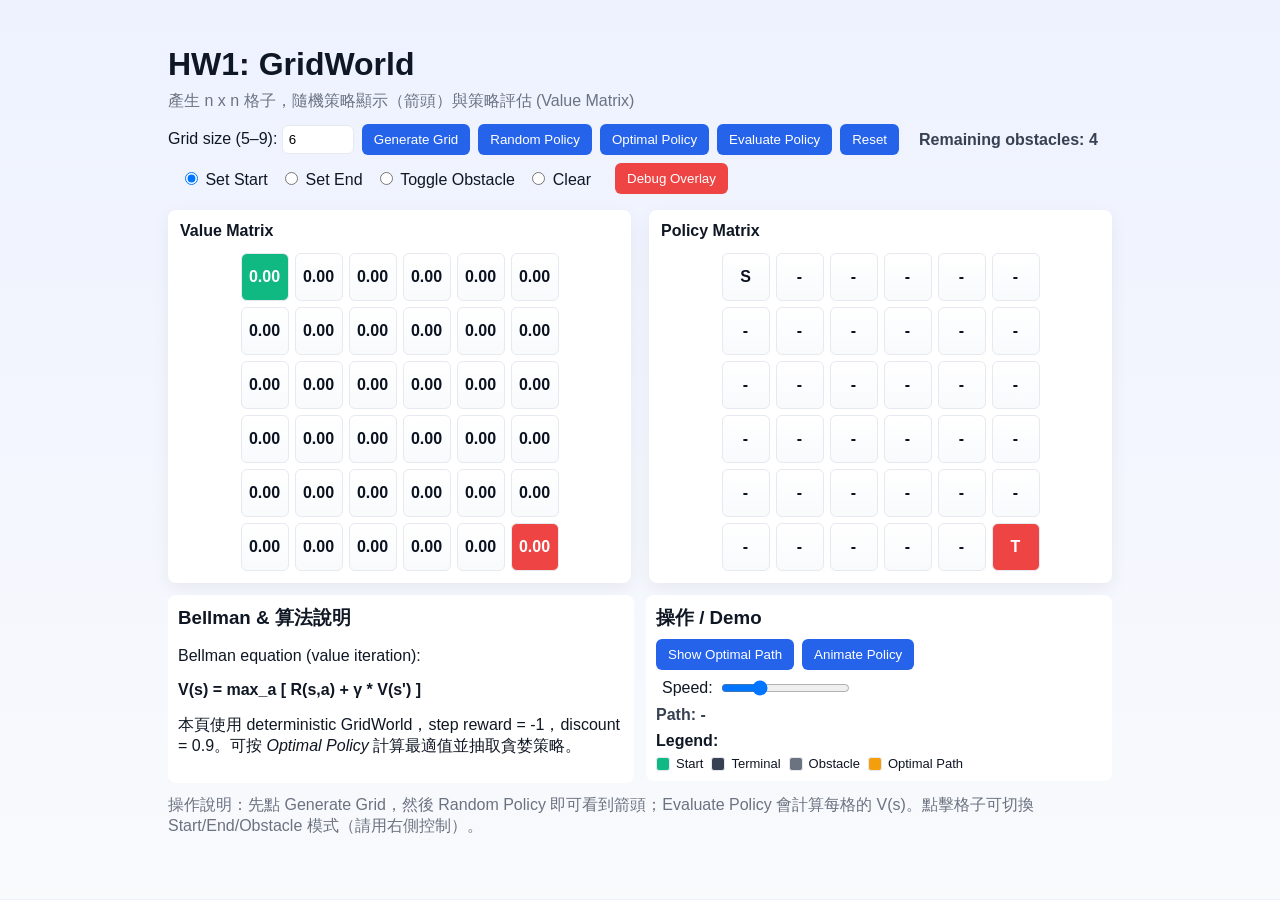
<file: docs/index.html>
<!doctype html>
<html lang="zh-Hant">
  <head>
    <meta charset="utf-8" />
    <meta name="viewport" content="width=device-width,initial-scale=1" />
    <title>HW1: GridWorld (Static Demo)</title>
    <link rel="stylesheet" href="static/style.css">
  </head>
  <body>
    <!-- This is a static copy of homework2/index_static.html for GitHub Pages -->
    
    <main class="wrap">
      <h1>HW1: GridWorld</h1>
      <p class="lead">產生 n x n 格子，隨機策略顯示（箭頭）與策略評估 (Value Matrix)</p>

      <div class="controls">
        <label>Grid size (5–9): <input id="nInput" type="number" min="5" max="9" value="6"></label>
        <button id="gen">Generate Grid</button>
        <button id="randPolicy">Random Policy</button>
        <button id="optPolicy">Optimal Policy</button>
        <button id="eval">Evaluate Policy</button>
        <button id="reset">Reset</button>
        <div id="obsInfo" style="margin-left:12px;color:#374151;font-weight:600">Remaining obstacles: <span id="obsRemain">-</span></div>
        <div id="modeContainer" style="margin-left:12px">
          <label style="margin-right:8px"><input type="radio" name="mode" value="start" checked> Set Start</label>
          <label style="margin-right:8px"><input type="radio" name="mode" value="end"> Set End</label>
          <label style="margin-right:8px"><input type="radio" name="mode" value="obs"> Toggle Obstacle</label>
          <label style="margin-right:8px"><input type="radio" name="mode" value="clear"> Clear</label>
        </div>
      </div>

      <div class="matrices">
        <div class="panel">
          <h2>Value Matrix</h2>
          <div id="value" class="matrix"></div>
        </div>
        <div class="panel">
          <h2>Policy Matrix</h2>
          <div id="policy" class="matrix"></div>
        </div>
      </div>

      <div class="extras" style="display:flex;gap:12px;margin-top:12px;align-items:flex-start;flex-wrap:wrap">
        <div class="panel info-panel" style="flex:1;min-width:260px">
          <h3>Bellman & 算法說明</h3>
          <div id="bellman">
            <p>Bellman equation (value iteration):</p>
            <p style="font-weight:700">V(s) = max_a [ R(s,a) + &gamma; * V(s') ]</p>
            <p>本頁使用 deterministic GridWorld，step reward = -1，discount = 0.9。可按 <em>Optimal Policy</em> 計算最適值並抽取貪婪策略。</p>
          </div>
        </div>

        <div class="panel info-panel" style="width:320px;min-width:240px">
          <h3>操作 / Demo</h3>
          <div style="display:flex;gap:8px;flex-wrap:wrap">
            <button id="showPath">Show Optimal Path</button>
            <button id="animate">Animate Policy</button>
            <label style="display:flex;align-items:center;gap:6px;margin-left:6px">Speed:
              <input id="speed" type="range" min="100" max="1200" value="400">
            </label>
          </div>
          <div id="pathInfo" style="margin-top:8px;color:#374151;font-weight:600">Path: <span id="pathList">-</span></div>
          <div id="legend" style="margin-top:8px">
            <strong>Legend:</strong>
            <div style="display:flex;gap:8px;margin-top:6px;font-size:13px">
              <div style="display:flex;gap:6px;align-items:center"><div class="swatch start-swatch"></div>Start</div>
              <div style="display:flex;gap:6px;align-items:center"><div class="swatch term-swatch"></div>Terminal</div>
              <div style="display:flex;gap:6px;align-items:center"><div class="swatch obs-swatch"></div>Obstacle</div>
              <div style="display:flex;gap:6px;align-items:center"><div class="swatch path-swatch"></div>Optimal Path</div>
            </div>
          </div>
        </div>
      </div>

      <p class="notes">操作說明：先點 Generate Grid，然後 Random Policy 即可看到箭頭；Evaluate Policy 會計算每格的 V(s)。點擊格子可切換 Start/End/Obstacle 模式（請用右側控制）。</p>
    </main>

    <script src="static/script.js"></script>
  </body>
</html>
</file>
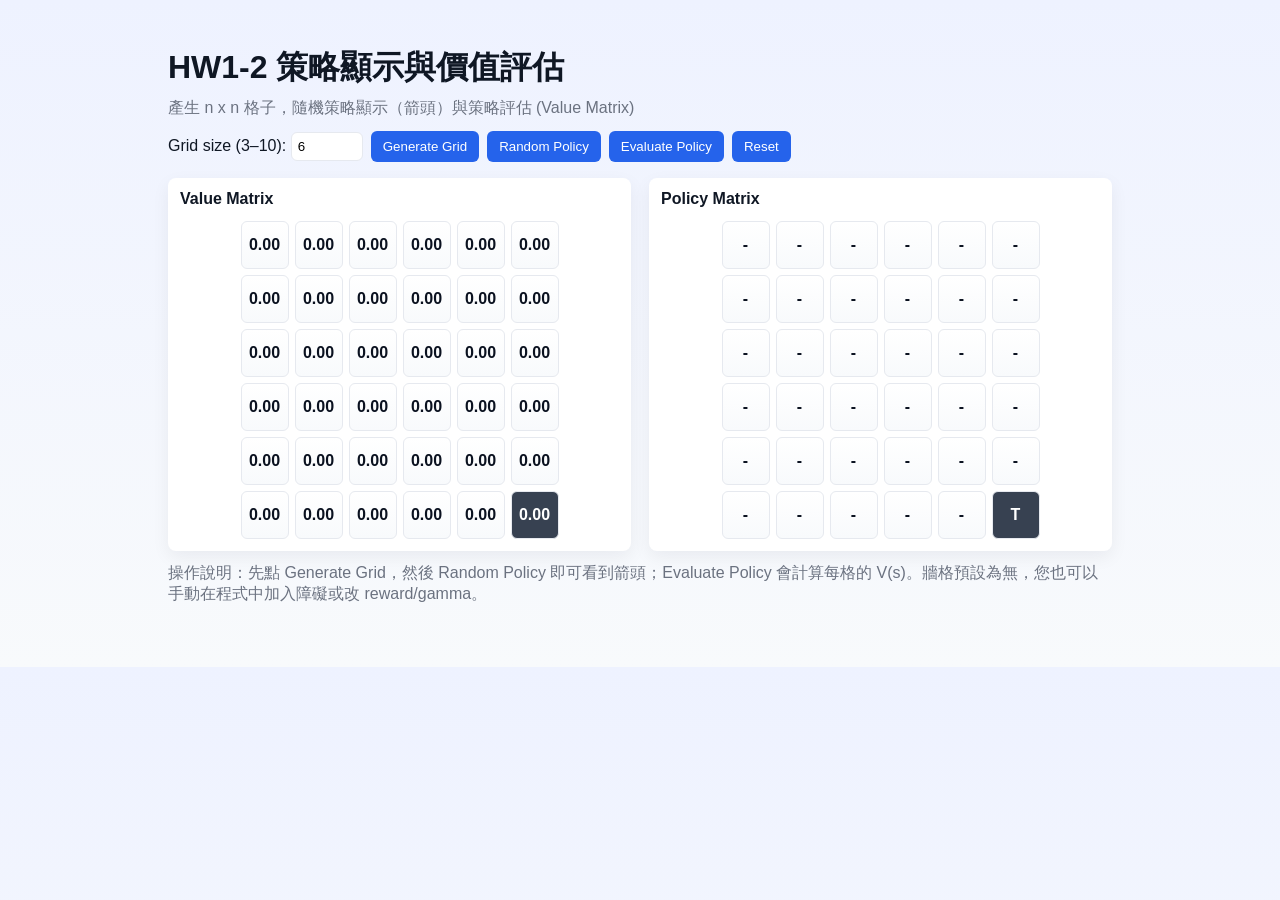
<file: homework/index.html>
<!doctype html>
<html lang="zh-Hant">
  <head>
    <meta charset="utf-8" />
    <meta name="viewport" content="width=device-width,initial-scale=1" />
    <title>HW1-2 策略顯示與價值評估</title>
    <link rel="stylesheet" href="style.css">
  </head>
  <body>
    <main class="wrap">
      <h1>HW1-2 策略顯示與價值評估</h1>
      <p class="lead">產生 n x n 格子，隨機策略顯示（箭頭）與策略評估 (Value Matrix)</p>

      <div class="controls">
        <label>Grid size (3–10): <input id="nInput" type="number" min="3" max="10" value="6"></label>
        <button id="gen">Generate Grid</button>
        <button id="randPolicy">Random Policy</button>
        <button id="eval">Evaluate Policy</button>
        <button id="reset">Reset</button>
      </div>

      <div class="matrices">
        <div class="panel">
          <h2>Value Matrix</h2>
          <div id="value" class="matrix"></div>
        </div>
        <div class="panel">
          <h2>Policy Matrix</h2>
          <div id="policy" class="matrix"></div>
        </div>
      </div>

      <p class="notes">操作說明：先點 Generate Grid，然後 Random Policy 即可看到箭頭；Evaluate Policy 會計算每格的 V(s)。牆格預設為無，您也可以手動在程式中加入障礙或改 reward/gamma。</p>
    </main>

    <script src="script.js"></script>
  </body>
</html>
</file>
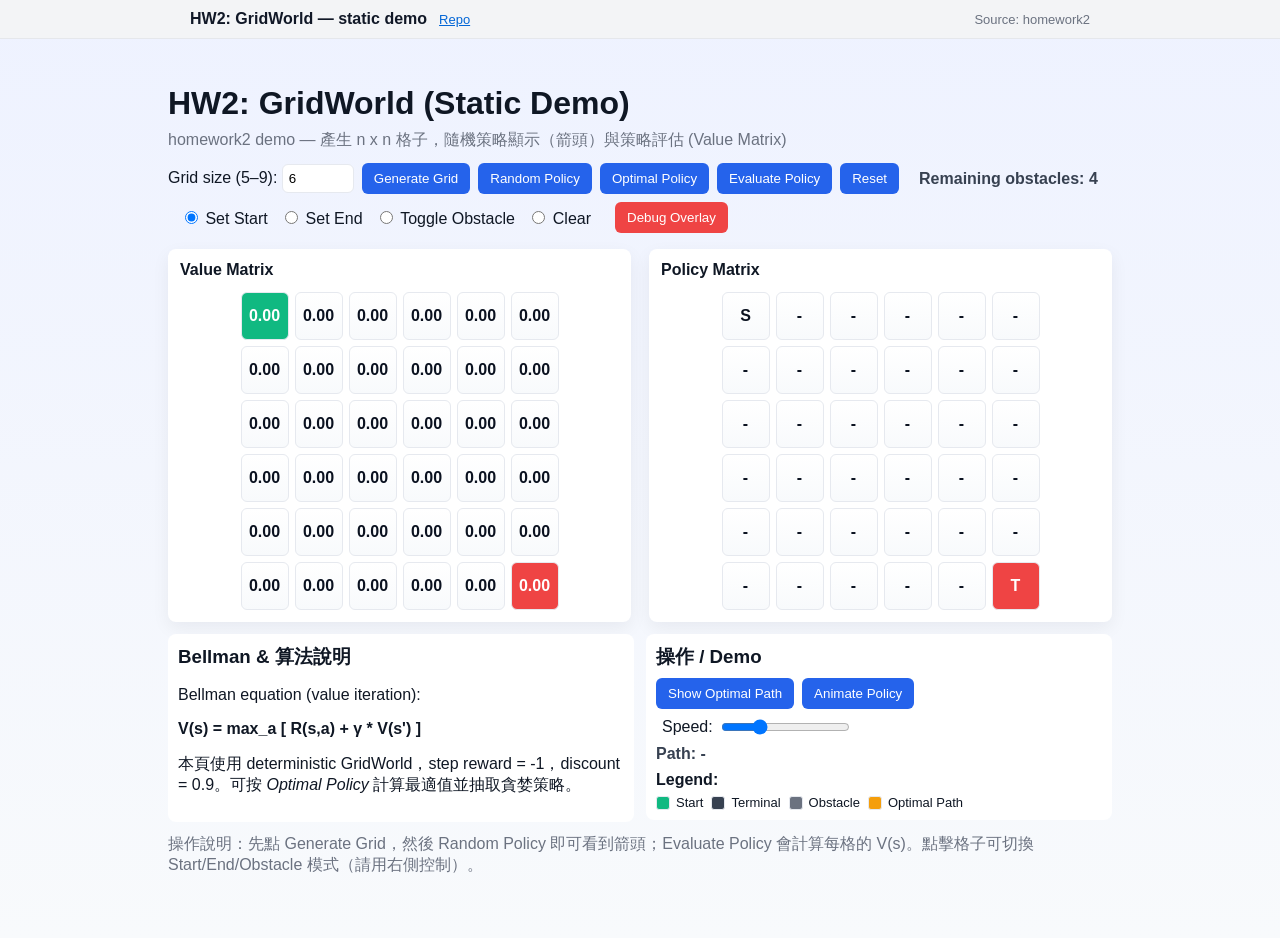
<file: homework/docs/index.html>
<!doctype html>
<html lang="zh-Hant">
  <head>
    <meta charset="utf-8" />
    <meta name="viewport" content="width=device-width,initial-scale=1" />
  <title>HW2: GridWorld (Static Demo)</title>
    <link rel="stylesheet" href="static/style.css">
  </head>
  <body>
    <!-- This is a static copy of homework2/index_static.html for GitHub Pages -->

    <header style="background:#f3f4f6;padding:10px;border-bottom:1px solid #e5e7eb">
      <div style="max-width:900px;margin:0 auto;display:flex;align-items:center;gap:12px">
        <strong style="color:#111827">HW2: GridWorld — static demo</strong>
  <a href="https://github.com/tonyyoung-create/114-2-HW1-GridWorld" style="color:#0366d6;font-size:13px">Repo</a>
        <span style="margin-left:auto;color:#6b7280;font-size:13px">Source: homework2</span>
      </div>
    </header>

    <main class="wrap">
  <!-- This static demo is the homework2 version (copied from homework2/index_static.html) -->
  <h1>HW2: GridWorld (Static Demo)</h1>
  <p class="lead">homework2 demo — 產生 n x n 格子，隨機策略顯示（箭頭）與策略評估 (Value Matrix)</p>

      <div class="controls">
        <label>Grid size (5–9): <input id="nInput" type="number" min="5" max="9" value="6"></label>
        <button id="gen">Generate Grid</button>
        <button id="randPolicy">Random Policy</button>
        <button id="optPolicy">Optimal Policy</button>
        <button id="eval">Evaluate Policy</button>
        <button id="reset">Reset</button>
        <div id="obsInfo" style="margin-left:12px;color:#374151;font-weight:600">Remaining obstacles: <span id="obsRemain">-</span></div>
        <div id="modeContainer" style="margin-left:12px">
          <label style="margin-right:8px"><input type="radio" name="mode" value="start" checked> Set Start</label>
          <label style="margin-right:8px"><input type="radio" name="mode" value="end"> Set End</label>
          <label style="margin-right:8px"><input type="radio" name="mode" value="obs"> Toggle Obstacle</label>
          <label style="margin-right:8px"><input type="radio" name="mode" value="clear"> Clear</label>
        </div>
      </div>

      <div class="matrices">
        <div class="panel">
          <h2>Value Matrix</h2>
          <div id="value" class="matrix"></div>
        </div>
        <div class="panel">
          <h2>Policy Matrix</h2>
          <div id="policy" class="matrix"></div>
        </div>
      </div>

      <div class="extras" style="display:flex;gap:12px;margin-top:12px;align-items:flex-start;flex-wrap:wrap">
        <div class="panel info-panel" style="flex:1;min-width:260px">
          <h3>Bellman & 算法說明</h3>
          <div id="bellman">
            <p>Bellman equation (value iteration):</p>
            <p style="font-weight:700">V(s) = max_a [ R(s,a) + &gamma; * V(s') ]</p>
            <p>本頁使用 deterministic GridWorld，step reward = -1，discount = 0.9。可按 <em>Optimal Policy</em> 計算最適值並抽取貪婪策略。</p>
          </div>
        </div>

        <div class="panel info-panel" style="width:320px;min-width:240px">
          <h3>操作 / Demo</h3>
          <div style="display:flex;gap:8px;flex-wrap:wrap">
            <button id="showPath">Show Optimal Path</button>
            <button id="animate">Animate Policy</button>
            <label style="display:flex;align-items:center;gap:6px;margin-left:6px">Speed:
              <input id="speed" type="range" min="100" max="1200" value="400">
            </label>
          </div>
          <div id="pathInfo" style="margin-top:8px;color:#374151;font-weight:600">Path: <span id="pathList">-</span></div>
          <div id="legend" style="margin-top:8px">
            <strong>Legend:</strong>
            <div style="display:flex;gap:8px;margin-top:6px;font-size:13px">
              <div style="display:flex;gap:6px;align-items:center"><div class="swatch start-swatch"></div>Start</div>
              <div style="display:flex;gap:6px;align-items:center"><div class="swatch term-swatch"></div>Terminal</div>
              <div style="display:flex;gap:6px;align-items:center"><div class="swatch obs-swatch"></div>Obstacle</div>
              <div style="display:flex;gap:6px;align-items:center"><div class="swatch path-swatch"></div>Optimal Path</div>
            </div>
          </div>
        </div>
      </div>

      <p class="notes">操作說明：先點 Generate Grid，然後 Random Policy 即可看到箭頭；Evaluate Policy 會計算每格的 V(s)。點擊格子可切換 Start/End/Obstacle 模式（請用右側控制）。</p>
    </main>

    <script src="static/script.js"></script>
  </body>
</html>
</file>
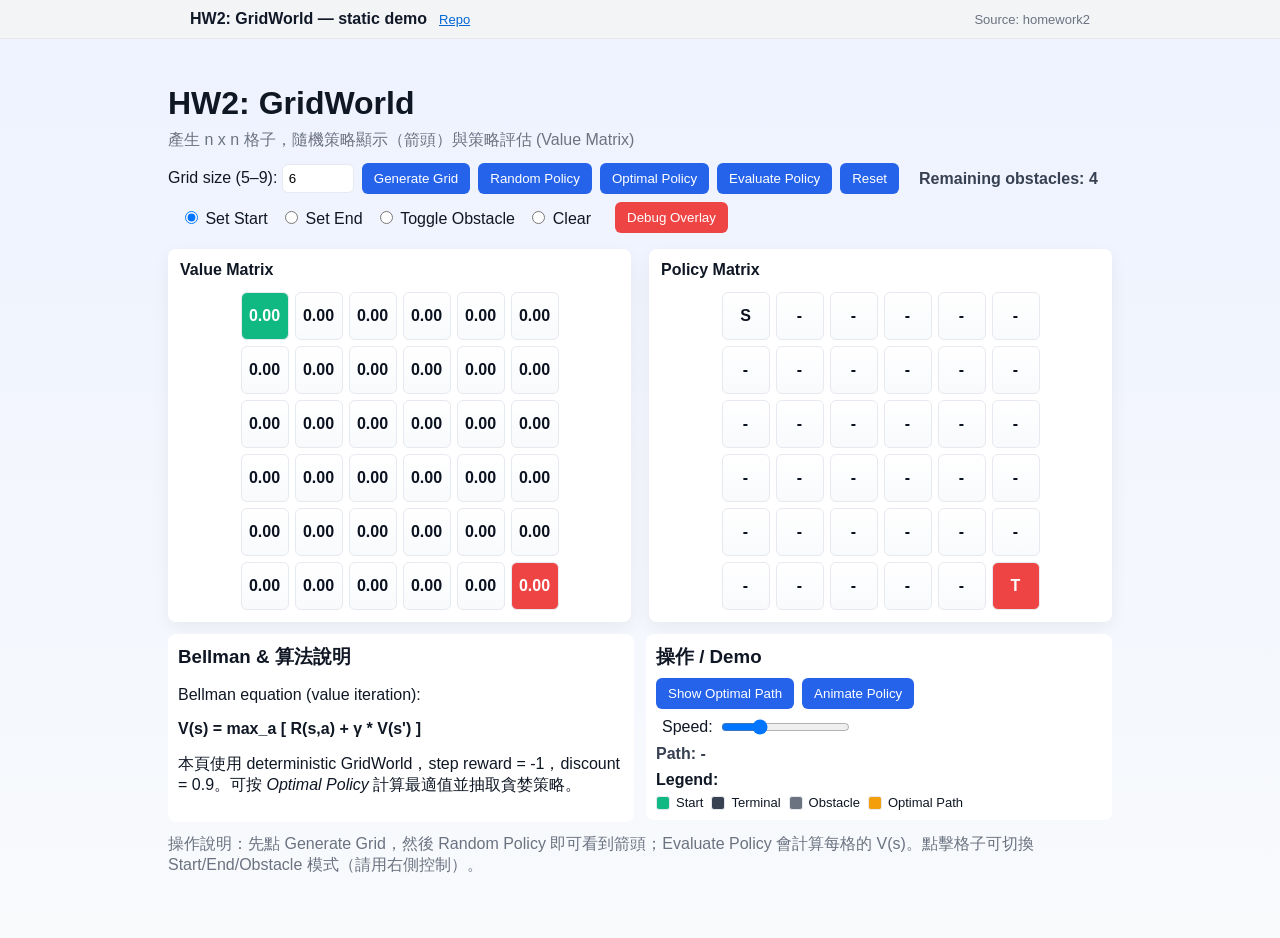
<file: homework/index_static.html>
<!doctype html>
<html lang="zh-Hant">
  <head>
    <meta charset="utf-8" />
    <meta name="viewport" content="width=device-width,initial-scale=1" />
    <title>HW1: GridWorld</title>
    <link rel="stylesheet" href="static/style.css">
  </head>
  <body>
  <header style="background:#f3f4f6;padding:10px;border-bottom:1px solid #e5e7eb">
      <div style="max-width:900px;margin:0 auto;display:flex;align-items:center;gap:12px">
        <strong style="color:#111827">HW2: GridWorld — static demo</strong>
  <a href="https://github.com/tonyyoung-create/114-2-HW1-GridWorld" style="color:#0366d6;font-size:13px">Repo</a>
        <span style="margin-left:auto;color:#6b7280;font-size:13px">Source: homework2</span>
      </div>
    </header>

    <main class="wrap">
      <h1>HW2: GridWorld</h1>
      <p class="lead">產生 n x n 格子，隨機策略顯示（箭頭）與策略評估 (Value Matrix)</p>

      <div class="controls">
        <label>Grid size (5–9): <input id="nInput" type="number" min="5" max="9" value="6"></label>
        <button id="gen">Generate Grid</button>
        <button id="randPolicy">Random Policy</button>
        <button id="optPolicy">Optimal Policy</button>
        <button id="eval">Evaluate Policy</button>
        <button id="reset">Reset</button>
        <div id="obsInfo" style="margin-left:12px;color:#374151;font-weight:600">Remaining obstacles: <span id="obsRemain">-</span></div>
        <div id="modeContainer" style="margin-left:12px">
          <label style="margin-right:8px"><input type="radio" name="mode" value="start" checked> Set Start</label>
          <label style="margin-right:8px"><input type="radio" name="mode" value="end"> Set End</label>
          <label style="margin-right:8px"><input type="radio" name="mode" value="obs"> Toggle Obstacle</label>
          <label style="margin-right:8px"><input type="radio" name="mode" value="clear"> Clear</label>
        </div>
      </div>

      <div class="matrices">
        <div class="panel">
          <h2>Value Matrix</h2>
          <div id="value" class="matrix"></div>
        </div>
        <div class="panel">
          <h2>Policy Matrix</h2>
          <div id="policy" class="matrix"></div>
        </div>
      </div>

      <div class="extras" style="display:flex;gap:12px;margin-top:12px;align-items:flex-start;flex-wrap:wrap">
        <div class="panel info-panel" style="flex:1;min-width:260px">
          <h3>Bellman & 算法說明</h3>
          <div id="bellman">
            <p>Bellman equation (value iteration):</p>
            <p style="font-weight:700">V(s) = max_a [ R(s,a) + &gamma; * V(s') ]</p>
            <p>本頁使用 deterministic GridWorld，step reward = -1，discount = 0.9。可按 <em>Optimal Policy</em> 計算最適值並抽取貪婪策略。</p>
          </div>
        </div>

        <div class="panel info-panel" style="width:320px;min-width:240px">
          <h3>操作 / Demo</h3>
          <div style="display:flex;gap:8px;flex-wrap:wrap">
            <button id="showPath">Show Optimal Path</button>
            <button id="animate">Animate Policy</button>
            <label style="display:flex;align-items:center;gap:6px;margin-left:6px">Speed:
              <input id="speed" type="range" min="100" max="1200" value="400">
            </label>
          </div>
          <div id="pathInfo" style="margin-top:8px;color:#374151;font-weight:600">Path: <span id="pathList">-</span></div>
          <div id="legend" style="margin-top:8px">
            <strong>Legend:</strong>
            <div style="display:flex;gap:8px;margin-top:6px;font-size:13px">
              <div style="display:flex;gap:6px;align-items:center"><div class="swatch start-swatch"></div>Start</div>
              <div style="display:flex;gap:6px;align-items:center"><div class="swatch term-swatch"></div>Terminal</div>
              <div style="display:flex;gap:6px;align-items:center"><div class="swatch obs-swatch"></div>Obstacle</div>
              <div style="display:flex;gap:6px;align-items:center"><div class="swatch path-swatch"></div>Optimal Path</div>
            </div>
          </div>
        </div>
      </div>

      <p class="notes">操作說明：先點 Generate Grid，然後 Random Policy 即可看到箭頭；Evaluate Policy 會計算每格的 V(s)。點擊格子可切換 Start/End/Obstacle 模式（請用右側控制）。</p>
    </main>

    <script src="static/script.js"></script>
  </body>
</html>
</file>
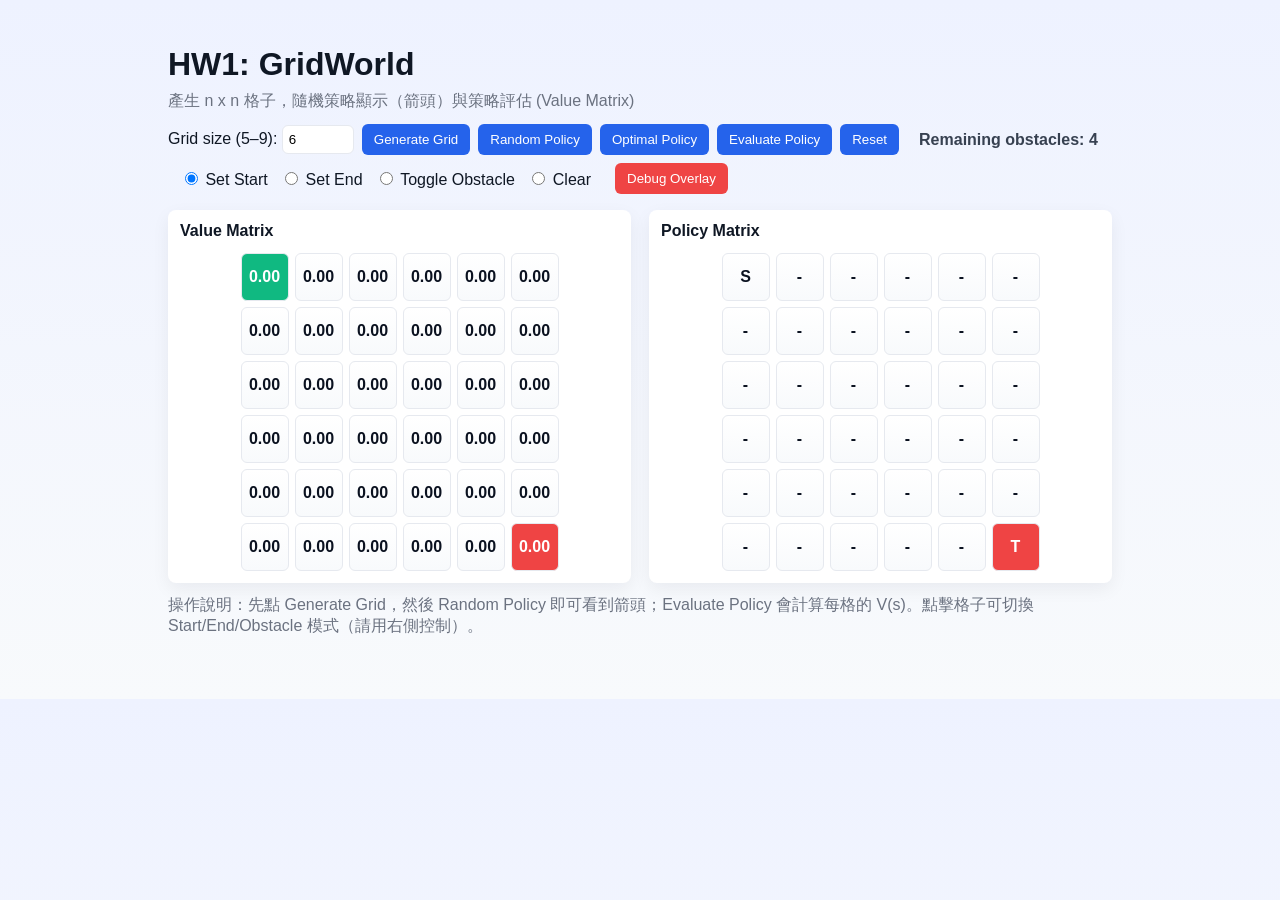
<file: homework2/index_static.html>
<!doctype html>
<html lang="zh-Hant">
  <head>
    <meta charset="utf-8" />
    <meta name="viewport" content="width=device-width,initial-scale=1" />
    <title>HW1: GridWorld</title>
    <link rel="stylesheet" href="static/style.css">
  </head>
  <body>
    <main class="wrap">
      <h1>HW1: GridWorld</h1>
      <p class="lead">產生 n x n 格子，隨機策略顯示（箭頭）與策略評估 (Value Matrix)</p>

      <div class="controls">
        <label>Grid size (5–9): <input id="nInput" type="number" min="5" max="9" value="6"></label>
        <button id="gen">Generate Grid</button>
        <button id="randPolicy">Random Policy</button>
        <button id="optPolicy">Optimal Policy</button>
        <button id="eval">Evaluate Policy</button>
        <button id="reset">Reset</button>
        <div id="obsInfo" style="margin-left:12px;color:#374151;font-weight:600">Remaining obstacles: <span id="obsRemain">-</span></div>
        <div id="modeContainer" style="margin-left:12px">
          <label style="margin-right:8px"><input type="radio" name="mode" value="start" checked> Set Start</label>
          <label style="margin-right:8px"><input type="radio" name="mode" value="end"> Set End</label>
          <label style="margin-right:8px"><input type="radio" name="mode" value="obs"> Toggle Obstacle</label>
          <label style="margin-right:8px"><input type="radio" name="mode" value="clear"> Clear</label>
        </div>
      </div>

      <div class="matrices">
        <div class="panel">
          <h2>Value Matrix</h2>
          <div id="value" class="matrix"></div>
        </div>
        <div class="panel">
          <h2>Policy Matrix</h2>
          <div id="policy" class="matrix"></div>
        </div>
      </div>

      <p class="notes">操作說明：先點 Generate Grid，然後 Random Policy 即可看到箭頭；Evaluate Policy 會計算每格的 V(s)。點擊格子可切換 Start/End/Obstacle 模式（請用右側控制）。</p>
    </main>

    <script src="static/script.js"></script>
  </body>
</html>
</file>
<file: docs/static/style.css>
/* copied from homework2/static/style.css for GitHub Pages */
:root{--bg:#f7fbff;--card:#ffffff;--muted:#6b7280;--accent:#2563eb}
*{box-sizing:border-box}
body{font-family:Segoe UI,Helvetica,Arial,sans-serif;background:linear-gradient(180deg,#eef2ff,#f8fafc);margin:0;color:#0f1724}
.wrap{max-width:980px;margin:28px auto;padding:18px}
h1{margin:0 0 8px}
.lead{color:var(--muted);margin:0 0 12px}
.controls{display:flex;gap:8px;align-items:center;flex-wrap:wrap;margin-bottom:16px}
input[type=number]{width:72px;padding:6px;border-radius:6px;border:1px solid #e6e9ef}
button{background:var(--accent);color:white;border:none;padding:8px 12px;border-radius:6px;cursor:pointer}
.matrices{display:flex;gap:18px}
.panel{background:var(--card);padding:12px;border-radius:8px;box-shadow:0 6px 18px rgba(16,24,40,0.06);flex:1}
.panel h2{margin-top:0;font-size:16px}
.matrix{display:grid;gap:6px;justify-content:center}
.mcell{width:48px;height:48px;background:linear-gradient(180deg,#ffffff,#f8fafc);border-radius:6px;display:flex;align-items:center;justify-content:center;border:1px solid #e6e9ef;font-weight:600;color:#0b1220}
.mcell.ob{background:#9ca3af;color:white}
.mcell.terminal{background:#ef4444;color:white} /* end/terminal shown as red per spec */
.mcell .cell-arrow{font-size:18px;color:#0369a1}
.grid-overlay .mcell.terminal{background:#ef4444;color:white;box-shadow:0 0 0 3px rgba(239,68,68,0.12);} 
.grid-overlay { display:grid; gap:6px; margin-top:12px }
.grid-overlay .mcell{background:linear-gradient(180deg,#ffffff,#f8fafc)}
.mcell.start{background:#10b981;color:white}
.policy-arrow{font-size:18px}
.mcell.selfloop{outline:3px solid rgba(245,158,11,0.25);}
.notes{color:var(--muted);margin-top:12px}

@media(max-width:900px){.matrices{flex-direction:column}}

/* extras */
.info-panel {box-shadow:none;padding:10px}
.swatch{width:14px;height:14px;border-radius:3px;border:1px solid #e6e9ef}
.start-swatch{background:#10b981}
.term-swatch{background:#374151}
.obs-swatch{background:#6b7280}
.path-swatch{background:#f59e0b}

.mcell.path{outline:3px solid rgba(245,158,11,0.25);box-shadow:0 4px 12px rgba(245,158,11,0.08)}
.agent{background:#ef4444;color:white;box-shadow:0 8px 18px rgba(239,68,68,0.25);animation:agent-pulse 900ms infinite}
@keyframes agent-pulse{0%{transform:scale(1)}50%{transform:scale(1.06)}100%{transform:scale(1)}}

.mcell.selfloop{outline:2px dashed #ef4444}

.policy-arrow{font-size:18px}

.info-panel h3{margin:0 0 8px}

.extras{margin-top:10px}
</file>
<file: homework/style.css>
:root{--bg:#f7fbff;--card:#ffffff;--muted:#6b7280;--accent:#2563eb}
*{box-sizing:border-box}
body{font-family:Segoe UI,Helvetica,Arial,sans-serif;background:linear-gradient(180deg,#eef2ff,#f8fafc);margin:0;color:#0f1724}
.wrap{max-width:980px;margin:28px auto;padding:18px}
h1{margin:0 0 8px}
.lead{color:var(--muted);margin:0 0 12px}
.controls{display:flex;gap:8px;align-items:center;flex-wrap:wrap;margin-bottom:16px}
input[type=number]{width:72px;padding:6px;border-radius:6px;border:1px solid #e6e9ef}
button{background:var(--accent);color:white;border:none;padding:8px 12px;border-radius:6px;cursor:pointer}
.matrices{display:flex;gap:18px}
.panel{background:var(--card);padding:12px;border-radius:8px;box-shadow:0 6px 18px rgba(16,24,40,0.06);flex:1}
.panel h2{margin-top:0;font-size:16px}
.matrix{display:grid;gap:6px;justify-content:center}
.mcell{width:48px;height:48px;background:linear-gradient(180deg,#ffffff,#f8fafc);border-radius:6px;display:flex;align-items:center;justify-content:center;border:1px solid #e6e9ef;font-weight:600;color:#0b1220}
.mcell.ob{background:#9ca3af;color:white}
.mcell.terminal{background:#374151;color:white}
.mcell.start{background:#10b981;color:white}
.policy-arrow{font-size:18px}
.notes{color:var(--muted);margin-top:12px}

@media(max-width:900px){.matrices{flex-direction:column}}
</file>
<file: homework/docs/static/style.css>
/* copied from homework2/static/style.css for GitHub Pages */
:root{--bg:#f7fbff;--card:#ffffff;--muted:#6b7280;--accent:#2563eb}
*{box-sizing:border-box}
body{font-family:Segoe UI,Helvetica,Arial,sans-serif;background:linear-gradient(180deg,#eef2ff,#f8fafc);margin:0;color:#0f1724}
.wrap{max-width:980px;margin:28px auto;padding:18px}
h1{margin:0 0 8px}
.lead{color:var(--muted);margin:0 0 12px}
.controls{display:flex;gap:8px;align-items:center;flex-wrap:wrap;margin-bottom:16px}
input[type=number]{width:72px;padding:6px;border-radius:6px;border:1px solid #e6e9ef}
button{background:var(--accent);color:white;border:none;padding:8px 12px;border-radius:6px;cursor:pointer}
.matrices{display:flex;gap:18px}
.panel{background:var(--card);padding:12px;border-radius:8px;box-shadow:0 6px 18px rgba(16,24,40,0.06);flex:1}
.panel h2{margin-top:0;font-size:16px}
.matrix{display:grid;gap:6px;justify-content:center}
.mcell{width:48px;height:48px;background:linear-gradient(180deg,#ffffff,#f8fafc);border-radius:6px;display:flex;align-items:center;justify-content:center;border:1px solid #e6e9ef;font-weight:600;color:#0b1220}
.mcell.ob{background:#9ca3af;color:white}
.mcell.terminal{background:#ef4444;color:white} /* end/terminal shown as red per spec */
.mcell .cell-arrow{font-size:18px;color:#0369a1}
.grid-overlay .mcell.terminal{background:#ef4444;color:white;box-shadow:0 0 0 3px rgba(239,68,68,0.12);} 
.grid-overlay { display:grid; gap:6px; margin-top:12px }
.grid-overlay .mcell{background:linear-gradient(180deg,#ffffff,#f8fafc)}
.mcell.start{background:#10b981;color:white}
.policy-arrow{font-size:18px}
.mcell.selfloop{outline:3px solid rgba(245,158,11,0.25);}
.notes{color:var(--muted);margin-top:12px}

@media(max-width:900px){.matrices{flex-direction:column}}

/* extras */
.info-panel {box-shadow:none;padding:10px}
.swatch{width:14px;height:14px;border-radius:3px;border:1px solid #e6e9ef}
.start-swatch{background:#10b981}
.term-swatch{background:#374151}
.obs-swatch{background:#6b7280}
.path-swatch{background:#f59e0b}

.mcell.path{outline:3px solid rgba(245,158,11,0.25);box-shadow:0 4px 12px rgba(245,158,11,0.08)}
.agent{background:#ef4444;color:white;box-shadow:0 8px 18px rgba(239,68,68,0.25);animation:agent-pulse 900ms infinite}
@keyframes agent-pulse{0%{transform:scale(1)}50%{transform:scale(1.06)}100%{transform:scale(1)}}

.mcell.selfloop{outline:2px dashed #ef4444}

.policy-arrow{font-size:18px}

.info-panel h3{margin:0 0 8px}

.extras{margin-top:10px}
</file>
<file: homework/static/style.css>
:root{--bg:#f7fbff;--card:#ffffff;--muted:#6b7280;--accent:#2563eb}
*{box-sizing:border-box}
body{font-family:Segoe UI,Helvetica,Arial,sans-serif;background:linear-gradient(180deg,#eef2ff,#f8fafc);margin:0;color:#0f1724}
.wrap{max-width:980px;margin:28px auto;padding:18px}
h1{margin:0 0 8px}
.lead{color:var(--muted);margin:0 0 12px}
.controls{display:flex;gap:8px;align-items:center;flex-wrap:wrap;margin-bottom:16px}
input[type=number]{width:72px;padding:6px;border-radius:6px;border:1px solid #e6e9ef}
button{background:var(--accent);color:white;border:none;padding:8px 12px;border-radius:6px;cursor:pointer}
.matrices{display:flex;gap:18px}
.panel{background:var(--card);padding:12px;border-radius:8px;box-shadow:0 6px 18px rgba(16,24,40,0.06);flex:1}
.panel h2{margin-top:0;font-size:16px}
.matrix{display:grid;gap:6px;justify-content:center}
.mcell{width:48px;height:48px;background:linear-gradient(180deg,#ffffff,#f8fafc);border-radius:6px;display:flex;align-items:center;justify-content:center;border:1px solid #e6e9ef;font-weight:600;color:#0b1220}
.mcell.ob{background:#9ca3af;color:white}
.mcell.terminal{background:#ef4444;color:white} /* end/terminal shown as red per spec */
.mcell .cell-arrow{font-size:18px;color:#0369a1}
.grid-overlay .mcell.terminal{background:#ef4444;color:white;box-shadow:0 0 0 3px rgba(239,68,68,0.12);}
.grid-overlay { display:grid; gap:6px; margin-top:12px }
.grid-overlay .mcell{background:linear-gradient(180deg,#ffffff,#f8fafc)}
.mcell.start{background:#10b981;color:white}
.policy-arrow{font-size:18px}
.mcell.selfloop{outline:3px solid rgba(245,158,11,0.25);}
.notes{color:var(--muted);margin-top:12px}

@media(max-width:900px){.matrices{flex-direction:column}}

/* extras */
.info-panel {box-shadow:none;padding:10px}
.swatch{width:14px;height:14px;border-radius:3px;border:1px solid #e6e9ef}
.start-swatch{background:#10b981}
.term-swatch{background:#374151}
.obs-swatch{background:#6b7280}
.path-swatch{background:#f59e0b}

.mcell.path{outline:3px solid rgba(245,158,11,0.25);box-shadow:0 4px 12px rgba(245,158,11,0.08)}
.agent{background:#ef4444;color:white;box-shadow:0 8px 18px rgba(239,68,68,0.25);animation:agent-pulse 900ms infinite}
@keyframes agent-pulse{0%{transform:scale(1)}50%{transform:scale(1.06)}100%{transform:scale(1)}}

.mcell.selfloop{outline:2px dashed #ef4444}

.policy-arrow{font-size:18px}

.info-panel h3{margin:0 0 8px}

.extras{margin-top:10px}
</file>
<file: homework2/static/style.css>
:root{--bg:#f7fbff;--card:#ffffff;--muted:#6b7280;--accent:#2563eb}
*{box-sizing:border-box}
body{font-family:Segoe UI,Helvetica,Arial,sans-serif;background:linear-gradient(180deg,#eef2ff,#f8fafc);margin:0;color:#0f1724}
.wrap{max-width:980px;margin:28px auto;padding:18px}
h1{margin:0 0 8px}
.lead{color:var(--muted);margin:0 0 12px}
.controls{display:flex;gap:8px;align-items:center;flex-wrap:wrap;margin-bottom:16px}
input[type=number]{width:72px;padding:6px;border-radius:6px;border:1px solid #e6e9ef}
button{background:var(--accent);color:white;border:none;padding:8px 12px;border-radius:6px;cursor:pointer}
.matrices{display:flex;gap:18px}
.panel{background:var(--card);padding:12px;border-radius:8px;box-shadow:0 6px 18px rgba(16,24,40,0.06);flex:1}
.panel h2{margin-top:0;font-size:16px}
.matrix{display:grid;gap:6px;justify-content:center}
.mcell{width:48px;height:48px;background:linear-gradient(180deg,#ffffff,#f8fafc);border-radius:6px;display:flex;align-items:center;justify-content:center;border:1px solid #e6e9ef;font-weight:600;color:#0b1220}
.mcell.ob{background:#9ca3af;color:white}
.mcell.terminal{background:#ef4444;color:white} /* end/terminal shown as red per spec */
.mcell .cell-arrow{font-size:18px;color:#0369a1}
.grid-overlay .mcell.terminal{background:#ef4444;color:white;box-shadow:0 0 0 3px rgba(239,68,68,0.12);}
.grid-overlay { display:grid; gap:6px; margin-top:12px }
.grid-overlay .mcell{background:linear-gradient(180deg,#ffffff,#f8fafc)}
.mcell.start{background:#10b981;color:white}
.policy-arrow{font-size:18px}
.mcell.selfloop{outline:3px solid rgba(245,158,11,0.25);}
.notes{color:var(--muted);margin-top:12px}

@media(max-width:900px){.matrices{flex-direction:column}}
</file>
